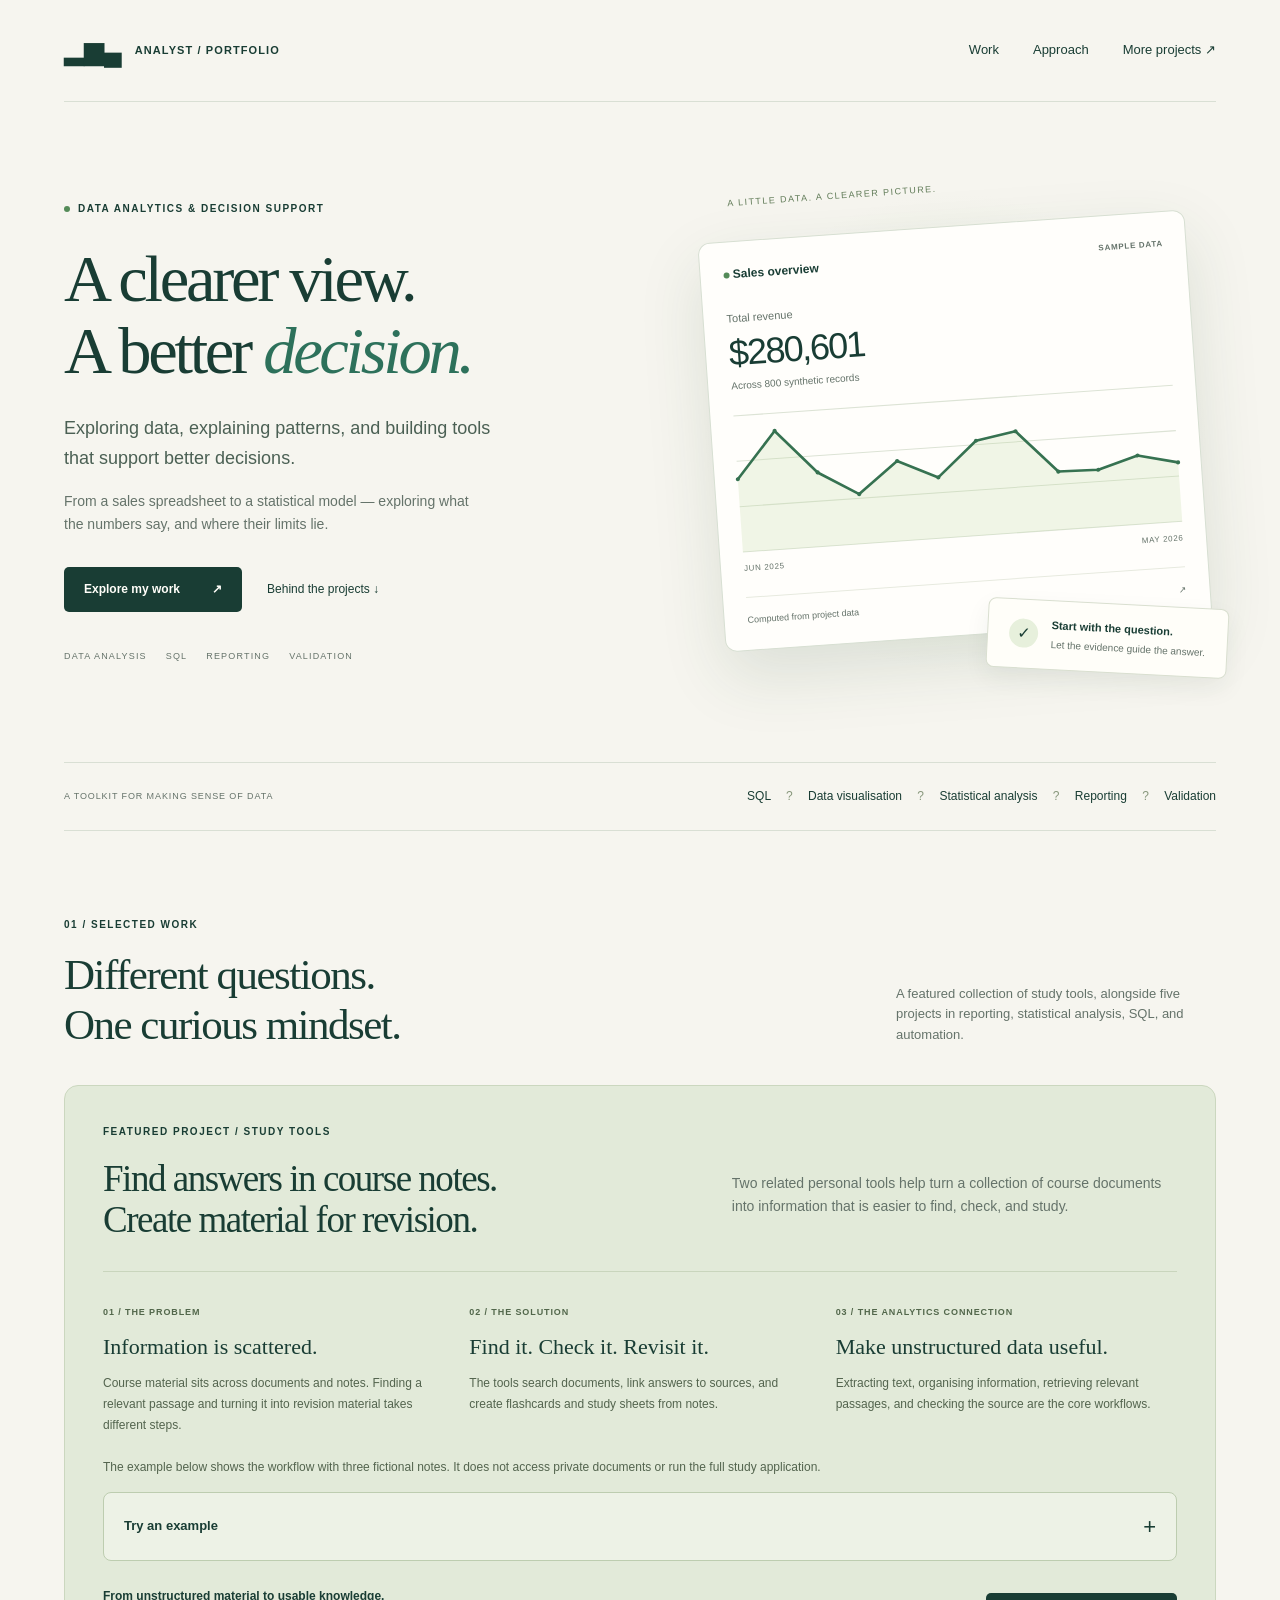
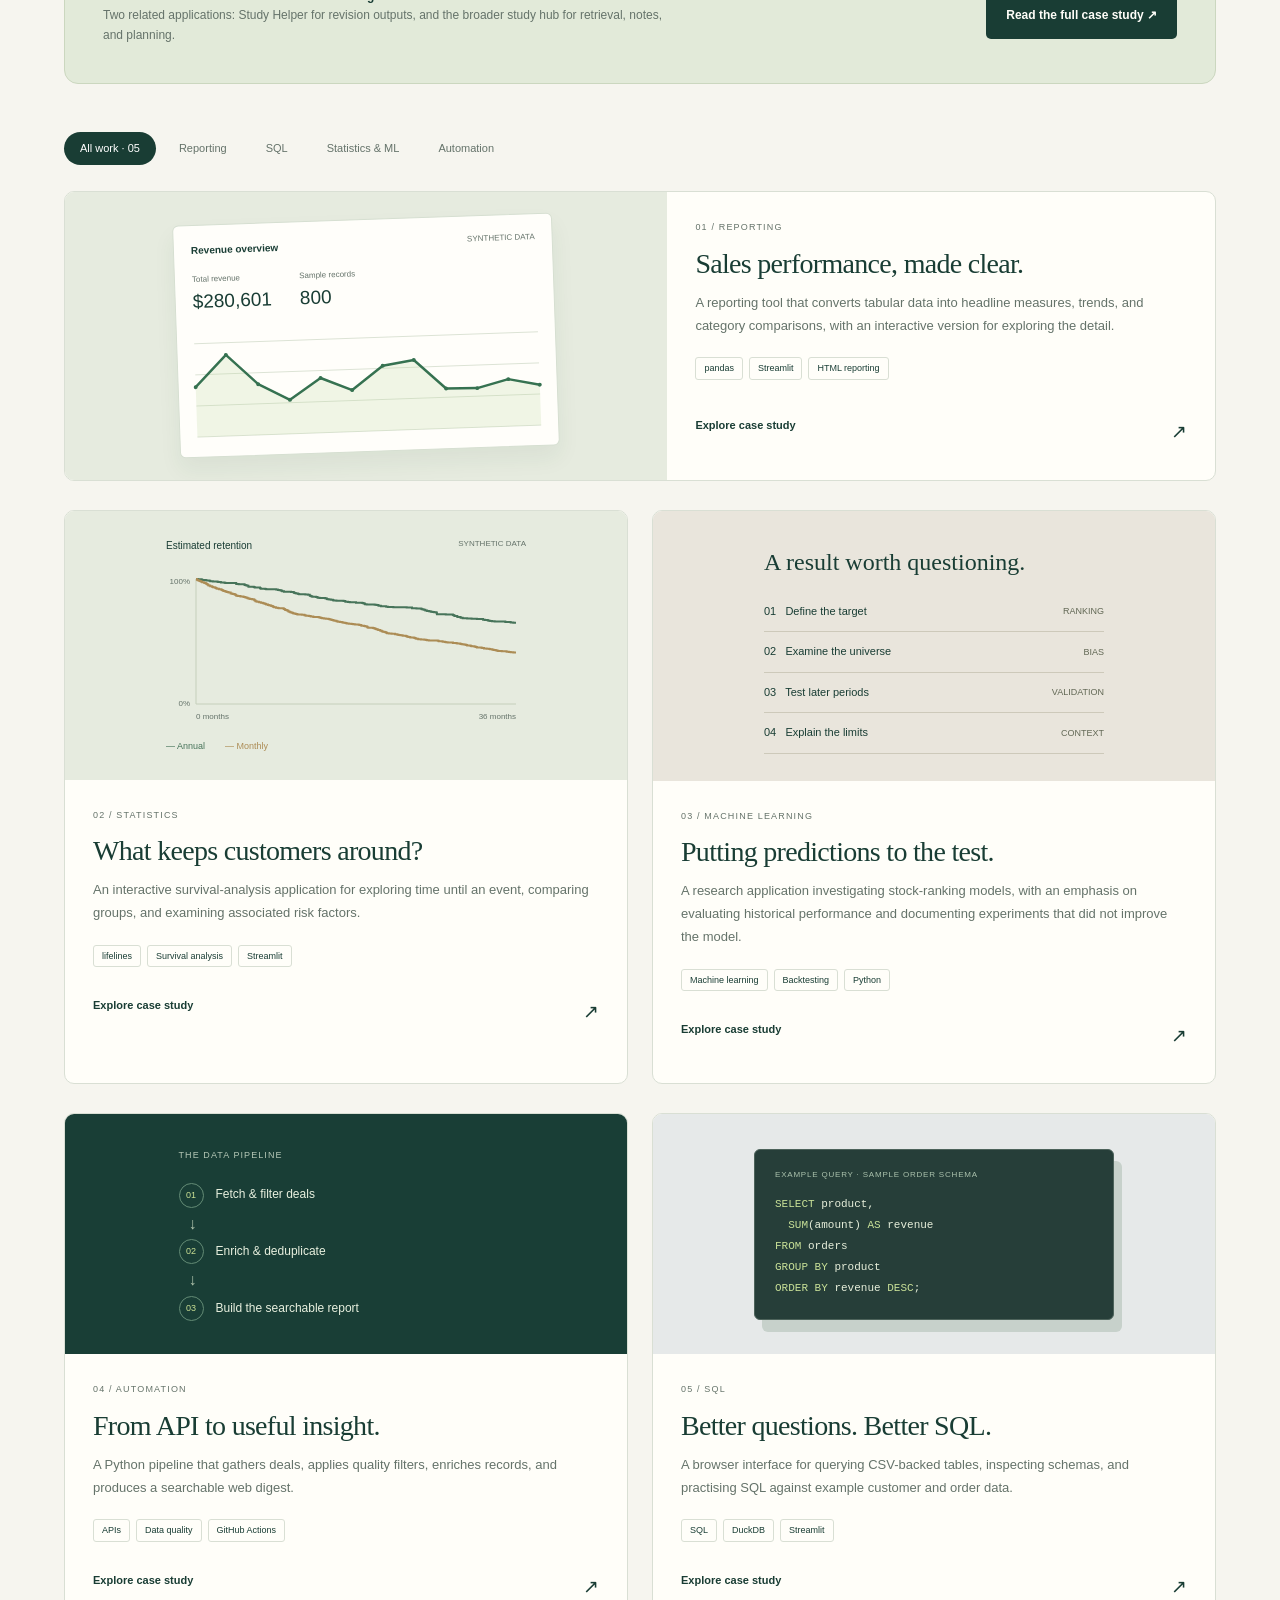
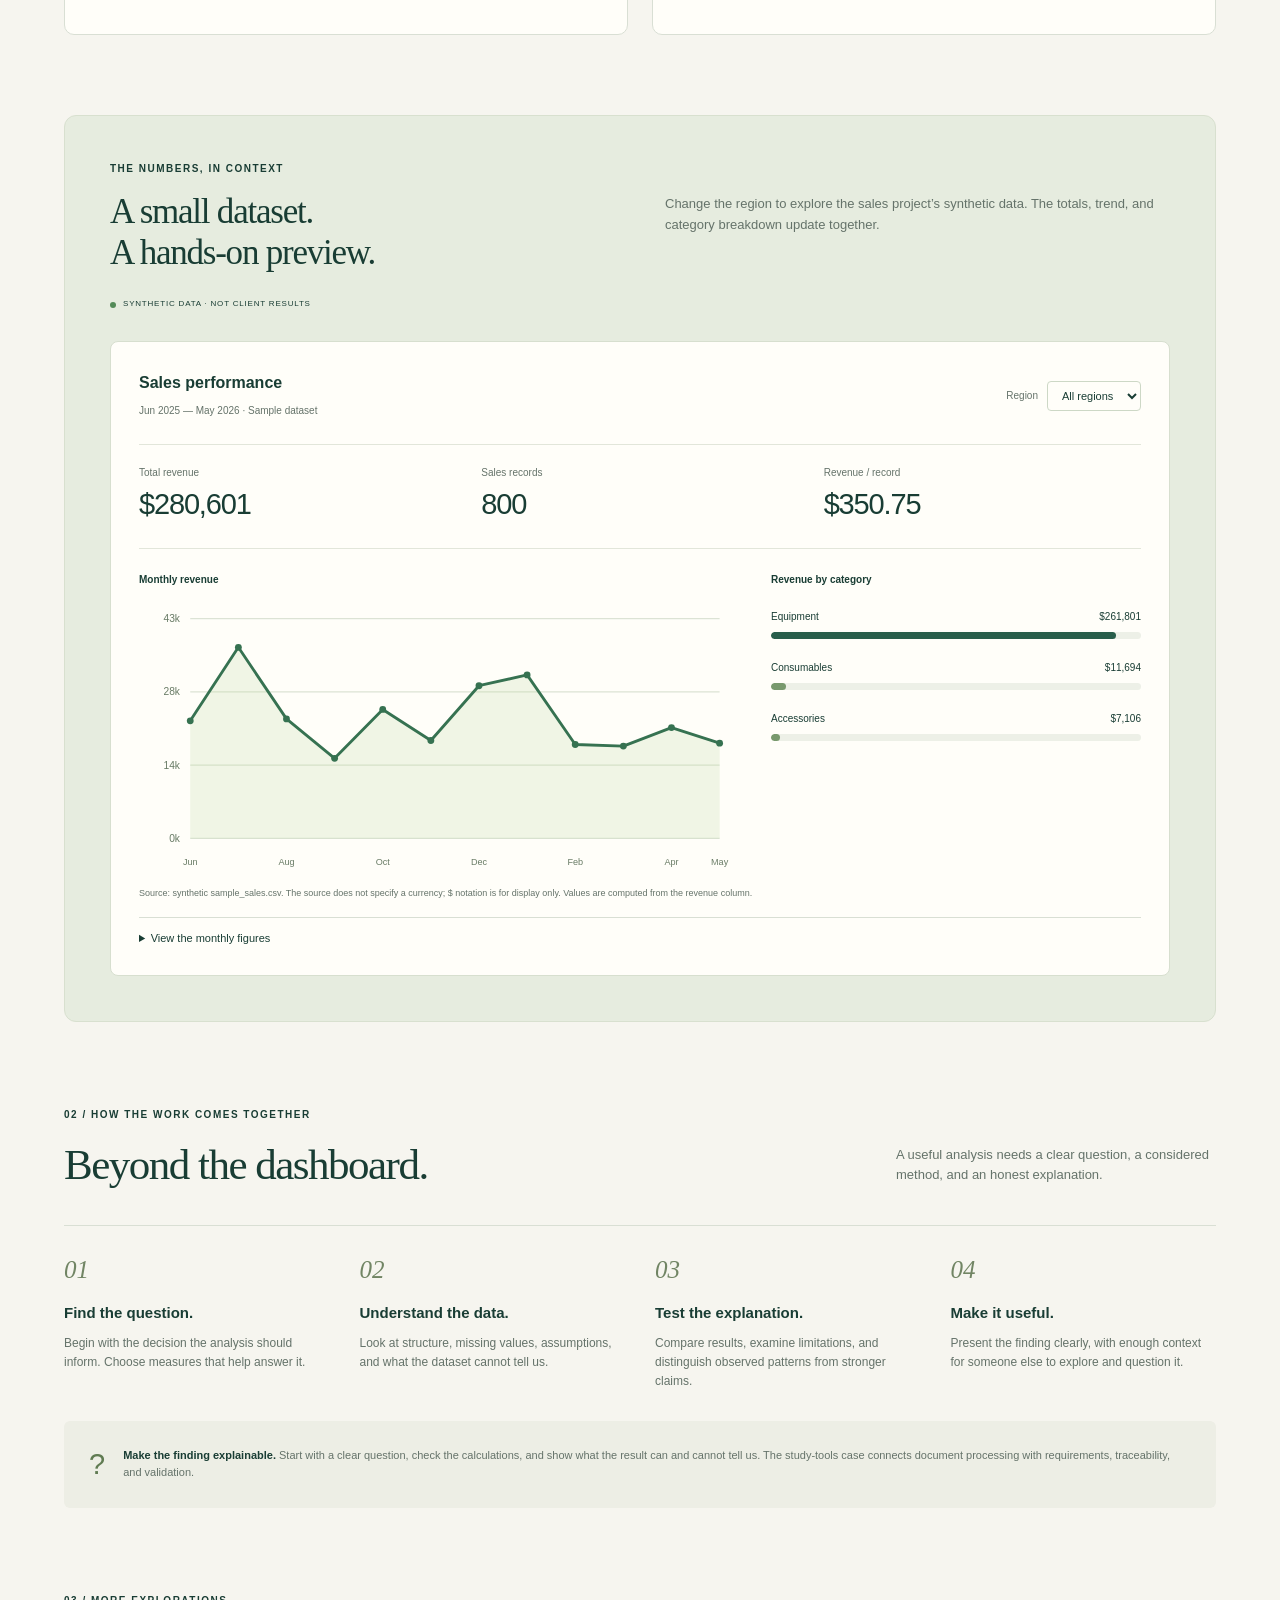
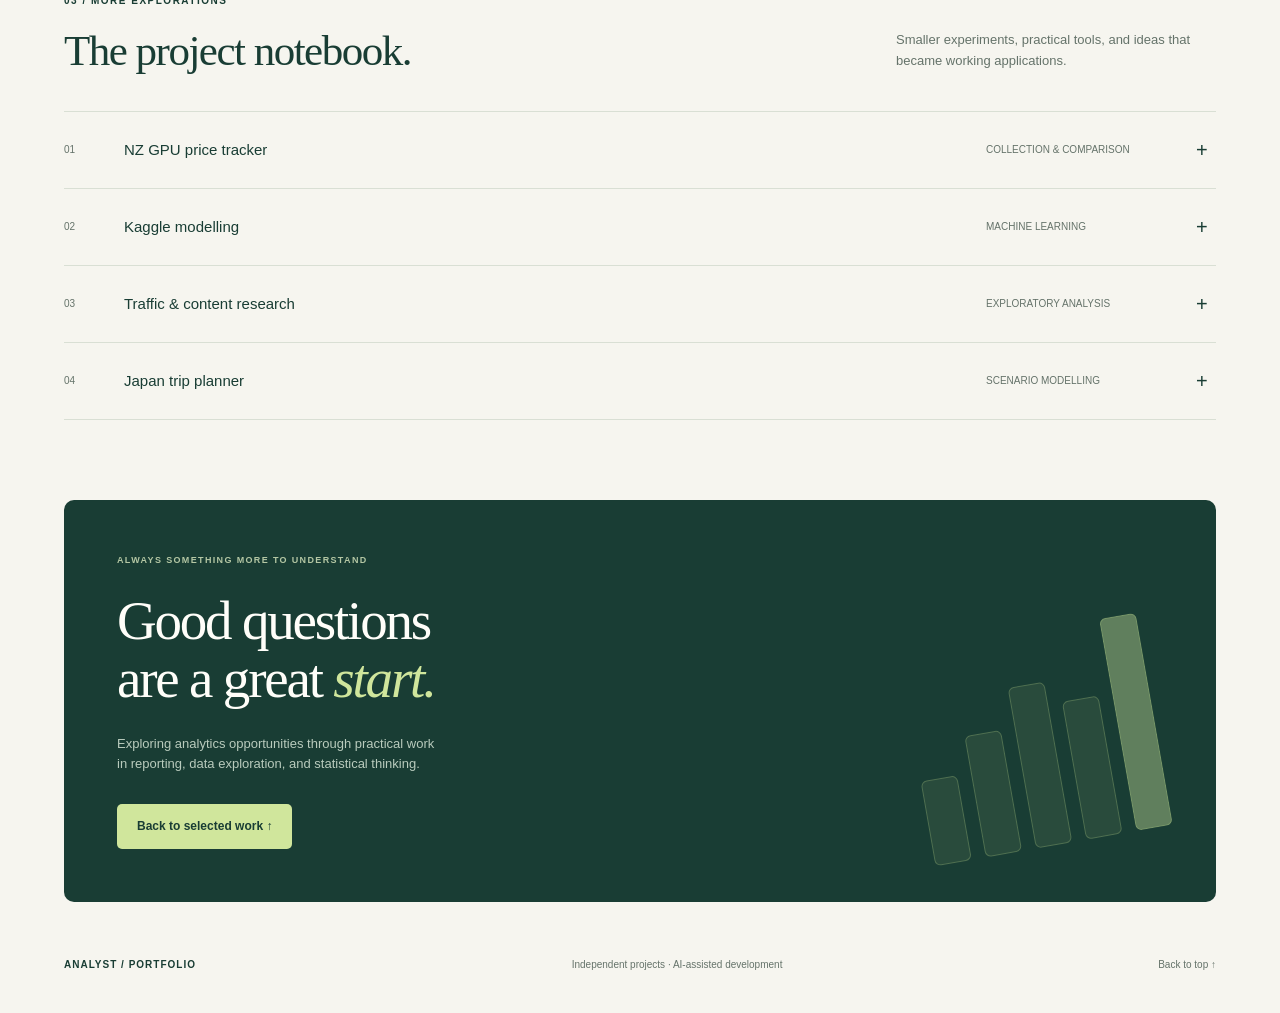
<file: index.html>
<!doctype html><html lang="en"><head><meta charset="utf-8"><meta name="viewport" content="width=device-width,initial-scale=1"><meta name="description" content="Practical analytics projects in reporting, SQL, statistical analysis and automation."><title>Selected Work — Analyst Portfolio</title><link rel="stylesheet" href="assets/style.css?v=study-explainer-3"><script src="assets/data.js?v=study-explainer-3" defer></script><script src="assets/app.js?v=study-explainer-3" defer></script><script src="assets/study-demo.js?v=study-explainer-3" defer></script></head><body>
<a class="skip" href="#work">Skip to projects</a><div class="shell"><nav aria-label="Main navigation"><a class="brand" href="#top"><span class="brand-icon" aria-hidden="true">▂▆▄</span> ANALYST / PORTFOLIO</a><div class="nav-links"><a href="#work">Work</a><a href="#approach">Approach</a><a href="#library">More projects ↗</a></div></nav><main id="top">
<header class="hero"><div class="hero-copy"><div class="eyebrow"><span class="dot"></span> DATA ANALYTICS & DECISION SUPPORT</div><h1>A clearer view.<br>A better <em>decision.</em></h1><p>Exploring data, explaining patterns, and building tools that support better decisions.</p><p class="hero-small">From a sales spreadsheet to a statistical model — exploring what the numbers say, and where their limits lie.</p><div class="hero-actions"><a class="button primary" href="#work">Explore my work <span>↗</span></a><a class="text-link" href="#approach">Behind the projects ↓</a></div><div class="hero-foot"><span>DATA ANALYSIS</span><span>SQL</span><span>REPORTING</span><span>VALIDATION</span></div></div><div class="hero-visual"><div class="orbit-label">A LITTLE DATA. A CLEARER PICTURE.</div><div class="mini-dashboard"><div class="mini-top"><span><i class="dot"></i> Sales overview</span><small>SAMPLE DATA</small></div><div class="mini-total"><span>Total revenue</span><strong id="hero-total">—</strong><small>Across <span id="hero-rows">—</span> synthetic records</small></div><svg id="hero-chart" viewBox="0 0 420 145" role="img" aria-label="Monthly synthetic sales revenue"></svg><div class="chart-endpoints"><span>JUN 2025</span><span>MAY 2026</span></div><div class="mini-bottom">Computed from project data <span>↗</span></div></div><div class="floating-note"><span class="note-icon">✓</span><div><strong>Start with the question.</strong><small>Let the evidence guide the answer.</small></div></div></div></header>
<div class="discipline-strip"><span>A TOOLKIT FOR MAKING SENSE OF DATA</span><div>SQL <b>?</b> Data visualisation <b>?</b> Statistical analysis <b>?</b> Reporting <b>?</b> Validation</div></div>
<section id="work" class="work-section"><div class="section-heading"><div><div class="eyebrow">01 / SELECTED WORK</div><h2>Different questions.<br>One curious mindset.</h2></div><p>A featured collection of study tools, alongside five projects in reporting, statistical analysis, SQL, and automation.</p></div><article class="study-showcase"><div class="study-heading"><div><div class="eyebrow">FEATURED PROJECT / STUDY TOOLS</div><h3>Find answers in course notes.<br>Create material for revision.</h3></div><p>Two related personal tools help turn a collection of course documents into information that is easier to find, check, and study.</p></div><div class="study-explainer"><div><span>01 / THE PROBLEM</span><h4>Information is scattered.</h4><p>Course material sits across documents and notes. Finding a relevant passage and turning it into revision material takes different steps.</p></div><div><span>02 / THE SOLUTION</span><h4>Find it. Check it. Revisit it.</h4><p>The tools search documents, link answers to sources, and create flashcards and study sheets from notes.</p></div><div><span>03 / THE ANALYTICS CONNECTION</span><h4>Make unstructured data useful.</h4><p>Extracting text, organising information, retrieving relevant passages, and checking the source are the core workflows.</p></div></div><p class="study-demo-intro">The example below shows the workflow with three fictional notes. It does not access private documents or run the full study application.</p><details class="study-demo-disclosure"><summary>Try an example <span aria-hidden="true">+</span></summary><div class="study-demo-content"><div class="study-demo-label">INTERACTIVE WORKFLOW DEMONSTRATION &middot; FICTIONAL NOTES &middot; PREWRITTEN ANSWERS</div><div class="study-workspace"><aside class="study-sidebar"><div class="study-logo">? Study workspace</div><span class="study-nav-label">EXAMPLE COLLECTION</span><div class="study-folder">? &nbsp; Analytics foundations<br><small>3 fictional notes</small></div><span class="study-nav-label">THE WORKFLOW</span><p>Find a note.<br>Check the source.<br>Test your understanding.</p><div class="study-private">Local-first project<br><small>This preview uses no AI service.</small></div></aside><div class="study-main"><div class="study-toolbar"><div><strong>Analytics foundations</strong><span>A small library. A useful starting point.</span></div><span class="study-badge">DEMO</span></div><div class="study-tabs" role="group" aria-label="Choose study activity"><button data-study-view="search" aria-pressed="true" class="selected">01 &nbsp; Find a note</button><button data-study-view="answer" aria-pressed="false">02 &nbsp; Check an answer</button><button data-study-view="cards" aria-pressed="false">03 &nbsp; Test yourself</button></div><section id="study-search" class="study-panel"><label for="study-query">Search the fictional library</label><input id="study-query" type="search" placeholder="Try revenue, missing values, or joins" autocomplete="off"><div id="study-results" aria-live="polite"></div></section><section id="study-answer" class="study-panel" hidden><div class="study-question">Why can higher revenue still mean lower profit?</div><div class="study-response"><span class="eyebrow">EXAMPLE ANSWER</span><p>Revenue measures sales before costs. If costs rise faster than revenue, profit can fall even when sales increase. Compare both revenue and costs before concluding that performance improved.</p><button id="study-source-toggle" aria-expanded="false" aria-controls="study-source">? View source: Revenue and profit ?</button><blockquote id="study-source" hidden><strong>Fictional source excerpt</strong><p>Revenue is the amount earned from sales before costs. Profit is revenue minus costs. Rising revenue alone does not demonstrate rising profit.</p></blockquote></div><p class="study-footnote">This answer is written in advance to illustrate source checking. It is not generated from your search or by the live study application.</p></section><section id="study-cards" class="study-panel" hidden><div class="study-card-meta"><span>ACTIVE RECALL</span><span id="study-card-count"></span></div><div class="study-flashcard"><h4 id="study-card-question"></h4><p id="study-card-answer" hidden></p><button id="study-reveal" aria-expanded="false" aria-controls="study-card-answer">Reveal answer</button></div><div class="study-card-controls"><span>Think of your answer before revealing it.</span><button id="study-next">Next card &rarr;</button></div></section></div></div></div></details><div class="study-bottom"><p><strong>From unstructured material to usable knowledge.</strong><br>Two related applications: Study Helper for revision outputs, and the broader study hub for retrieval, notes, and planning.</p><a class="button primary" href="study-hub.html">Read the full case study &nearr;</a></div></article><div class="filters" role="group" aria-label="Filter projects"><button class="active" data-filter="All" aria-pressed="true">All work · 05</button><button data-filter="Reporting" aria-pressed="false">Reporting</button><button data-filter="SQL" aria-pressed="false">SQL</button><button data-filter="Statistics" aria-pressed="false">Statistics & ML</button><button data-filter="Automation" aria-pressed="false">Automation</button></div><div id="project-grid" class="project-grid"></div><p id="filter-status" class="sr-only" aria-live="polite"></p><noscript><p>Enable JavaScript to explore the case studies and interactive sales preview.</p></noscript></section>
<section id="demo" class="demo-section"><div class="demo-intro"><div class="eyebrow">THE NUMBERS, IN CONTEXT</div><h2>A small dataset.<br>A hands-on preview.</h2><p>Change the region to explore the sales project’s synthetic data. The totals, trend, and category breakdown update together.</p><div class="data-label"><span class="dot"></span> SYNTHETIC DATA · NOT CLIENT RESULTS</div></div><div class="demo-dashboard"><div class="demo-header"><div><h3>Sales performance</h3><span>Jun 2025 — May 2026 · Sample dataset</span></div><label>Region <select id="region" aria-label="Filter sales by region"></select></label></div><div class="kpis" aria-live="polite"><div><span>Total revenue</span><strong id="revenue">—</strong></div><div><span>Sales records</span><strong id="records">—</strong></div><div><span>Revenue / record</span><strong id="average">—</strong></div></div><div class="demo-charts"><div><h4>Monthly revenue</h4><svg id="demo-chart" viewBox="0 0 520 235" role="img" aria-label="Monthly revenue for the selected region"></svg></div><div><h4>Revenue by category</h4><div id="category-bars"></div></div></div><p class="chart-note">Source: synthetic sample_sales.csv. The source does not specify a currency; $ notation is for display only. Values are computed from the revenue column.</p><details class="data-table"><summary>View the monthly figures</summary><table><caption>Revenue for the selected region</caption><thead><tr><th scope="col">Month</th><th scope="col">Revenue</th></tr></thead><tbody id="monthly-table"></tbody></table></details></div></section>
<section id="approach" class="approach-section"><div class="section-heading"><div><div class="eyebrow">02 / HOW THE WORK COMES TOGETHER</div><h2>Beyond the dashboard.</h2></div><p>A useful analysis needs a clear question, a considered method, and an honest explanation.</p></div><div class="approach-grid"><article><span class="step">01</span><h3>Find the question.</h3><p>Begin with the decision the analysis should inform. Choose measures that help answer it.</p></article><article><span class="step">02</span><h3>Understand the data.</h3><p>Look at structure, missing values, assumptions, and what the dataset cannot tell us.</p></article><article><span class="step">03</span><h3>Test the explanation.</h3><p>Compare results, examine limitations, and distinguish observed patterns from stronger claims.</p></article><article><span class="step">04</span><h3>Make it useful.</h3><p>Present the finding clearly, with enough context for someone else to explore and question it.</p></article></div><div class="ai-note"><span>?</span><p><strong>Make the finding explainable.</strong> Start with a clear question, check the calculations, and show what the result can and cannot tell us. The study-tools case connects document processing with requirements, traceability, and validation.</p></div></section>
<section id="library" class="library-section"><div class="section-heading"><div><div class="eyebrow">03 / MORE EXPLORATIONS</div><h2>The project notebook.</h2></div><p>Smaller experiments, practical tools, and ideas that became working applications.</p></div><div id="library-list"></div></section>
<section class="closing"><div class="eyebrow">ALWAYS SOMETHING MORE TO UNDERSTAND</div><h2>Good questions<br>are a great <em>start.</em></h2><p>Exploring analytics opportunities through practical work<br>in reporting, data exploration, and statistical thinking.</p><a class="button light" href="#work">Back to selected work ↑</a><div class="closing-graphic" aria-hidden="true"><i></i><i></i><i></i><i></i><i></i></div></section></main><footer><a class="brand" href="#top">ANALYST / PORTFOLIO</a><span>Independent projects · AI-assisted development</span><a href="#top">Back to top ↑</a></footer></div><dialog id="case-dialog" aria-labelledby="case-title"><button class="close-dialog" aria-label="Close case study">×</button><div id="case-content"></div></dialog></body></html>
</file>
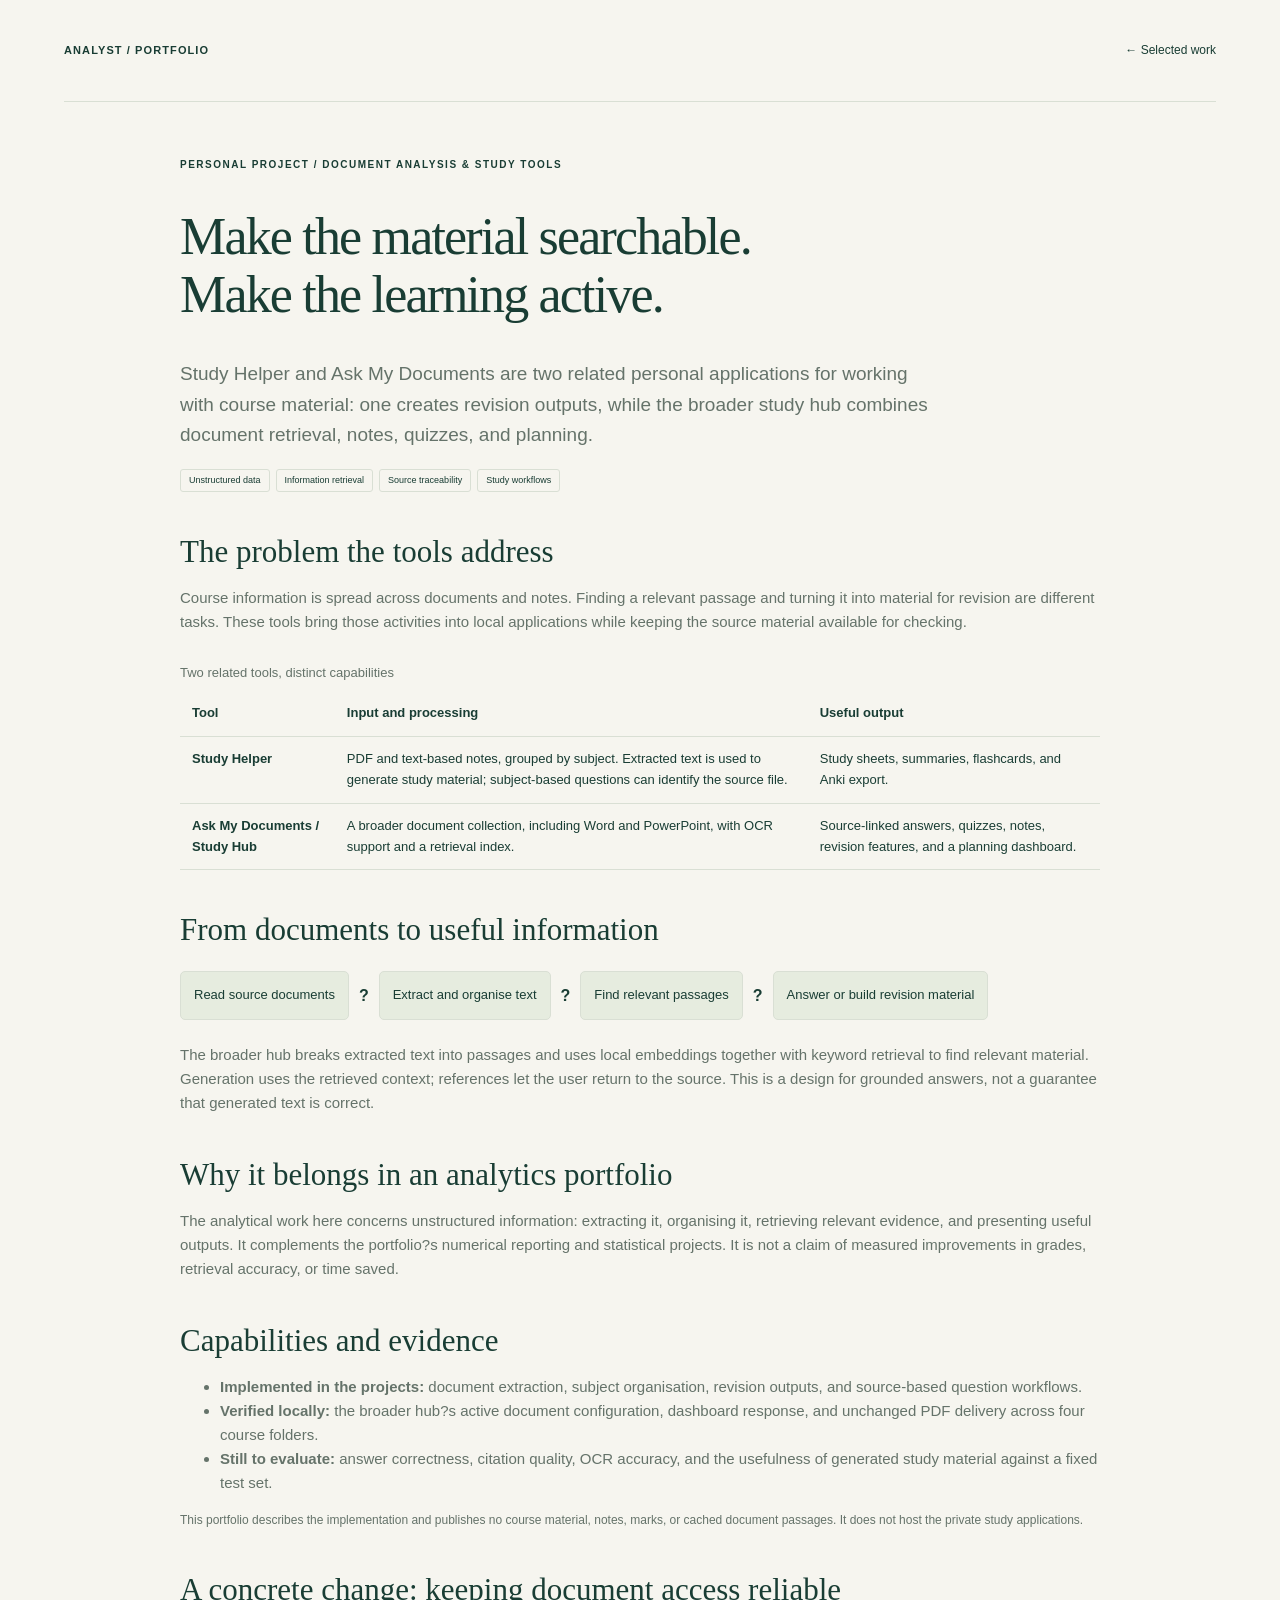
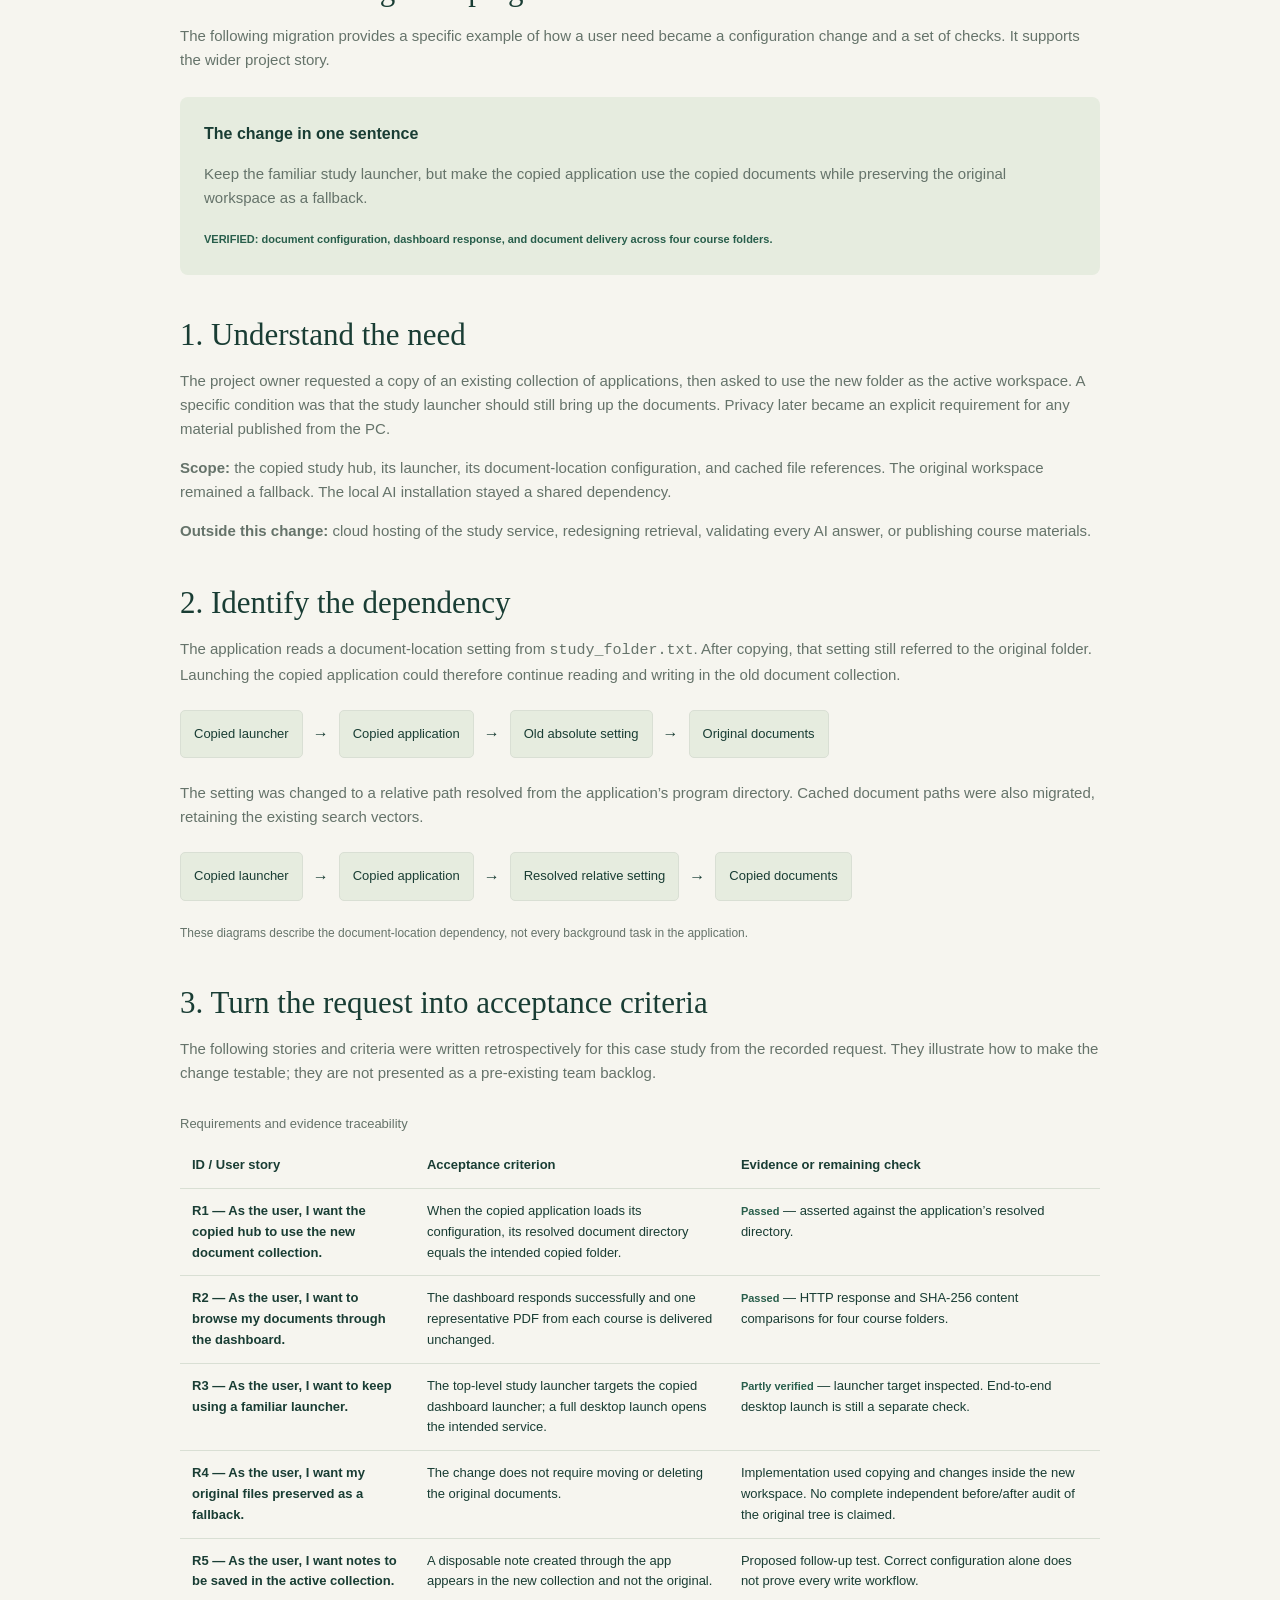
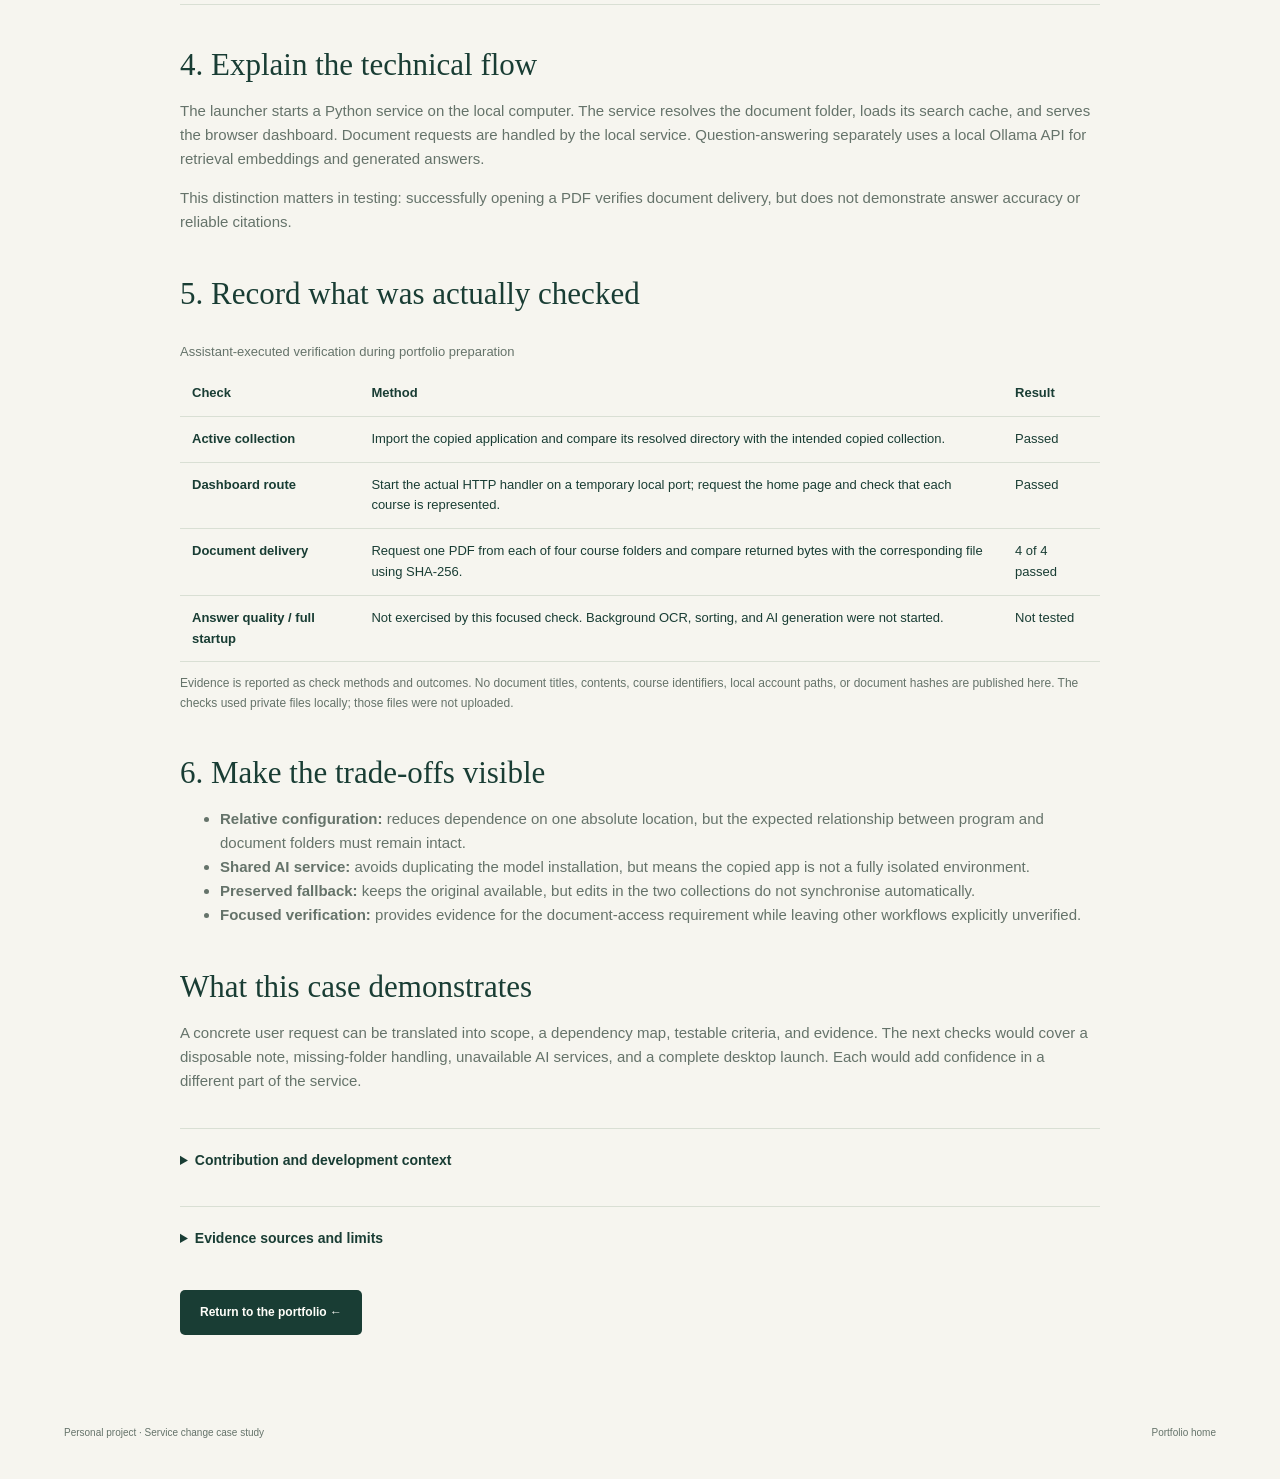
<file: study-hub.html>
<!doctype html><html lang="en"><head><meta charset="utf-8"><meta name="viewport" content="width=device-width,initial-scale=1"><meta name="description" content="A personal systems and process improvement case study: requirements, dependencies, acceptance criteria and verification for a study hub migration."><title>Study Hub — Requirements to Evidence</title><link rel="stylesheet" href="assets/style.css?v=study-explainer-3"></head><body><a class="skip" href="#case">Skip to case study</a><div class="shell"><nav aria-label="Navigation"><a class="brand" href="index.html">ANALYST / PORTFOLIO</a><a class="text-link" href="index.html#work">← Selected work</a></nav><main id="case" class="case-page"><div class="eyebrow">PERSONAL PROJECT / DOCUMENT ANALYSIS &amp; STUDY TOOLS</div><h1>Make the material searchable.<br>Make the learning active.</h1><p class="intro">Study Helper and Ask My Documents are two related personal applications for working with course material: one creates revision outputs, while the broader study hub combines document retrieval, notes, quizzes, and planning.</p><div class="tags"><span>Unstructured data</span><span>Information retrieval</span><span>Source traceability</span><span>Study workflows</span></div>
<h2>The problem the tools address</h2><p>Course information is spread across documents and notes. Finding a relevant passage and turning it into material for revision are different tasks. These tools bring those activities into local applications while keeping the source material available for checking.</p>
<div class="table-scroll"><table><caption>Two related tools, distinct capabilities</caption><thead><tr><th scope="col">Tool</th><th scope="col">Input and processing</th><th scope="col">Useful output</th></tr></thead><tbody><tr><th scope="row">Study Helper</th><td>PDF and text-based notes, grouped by subject. Extracted text is used to generate study material; subject-based questions can identify the source file.</td><td>Study sheets, summaries, flashcards, and Anki export.</td></tr><tr><th scope="row">Ask My Documents / Study Hub</th><td>A broader document collection, including Word and PowerPoint, with OCR support and a retrieval index.</td><td>Source-linked answers, quizzes, notes, revision features, and a planning dashboard.</td></tr></tbody></table></div>
<h2>From documents to useful information</h2><div class="flow" aria-label="Document processing workflow"><span>Read source documents</span><b aria-hidden="true">?</b><span>Extract and organise text</span><b aria-hidden="true">?</b><span>Find relevant passages</span><b aria-hidden="true">?</b><span>Answer or build revision material</span></div><p>The broader hub breaks extracted text into passages and uses local embeddings together with keyword retrieval to find relevant material. Generation uses the retrieved context; references let the user return to the source. This is a design for grounded answers, not a guarantee that generated text is correct.</p>
<h2>Why it belongs in an analytics portfolio</h2><p>The analytical work here concerns unstructured information: extracting it, organising it, retrieving relevant evidence, and presenting useful outputs. It complements the portfolio?s numerical reporting and statistical projects. It is not a claim of measured improvements in grades, retrieval accuracy, or time saved.</p>
<h2>Capabilities and evidence</h2><ul><li><strong>Implemented in the projects:</strong> document extraction, subject organisation, revision outputs, and source-based question workflows.</li><li><strong>Verified locally:</strong> the broader hub?s active document configuration, dashboard response, and unchanged PDF delivery across four course folders.</li><li><strong>Still to evaluate:</strong> answer correctness, citation quality, OCR accuracy, and the usefulness of generated study material against a fixed test set.</li></ul><p class="source-note">This portfolio describes the implementation and publishes no course material, notes, marks, or cached document passages. It does not host the private study applications.</p>
<h2>A concrete change: keeping document access reliable</h2><p>The following migration provides a specific example of how a user need became a configuration change and a set of checks. It supports the wider project story.</p>
<div class="evidence-box"><strong>The change in one sentence</strong><p>Keep the familiar study launcher, but make the copied application use the copied documents while preserving the original workspace as a fallback.</p><span class="status">VERIFIED: document configuration, dashboard response, and document delivery across four course folders.</span></div>
<h2>1. Understand the need</h2><p>The project owner requested a copy of an existing collection of applications, then asked to use the new folder as the active workspace. A specific condition was that the study launcher should still bring up the documents. Privacy later became an explicit requirement for any material published from the PC.</p><p><strong>Scope:</strong> the copied study hub, its launcher, its document-location configuration, and cached file references. The original workspace remained a fallback. The local AI installation stayed a shared dependency.</p><p><strong>Outside this change:</strong> cloud hosting of the study service, redesigning retrieval, validating every AI answer, or publishing course materials.</p>
<h2>2. Identify the dependency</h2><p>The application reads a document-location setting from <code>study_folder.txt</code>. After copying, that setting still referred to the original folder. Launching the copied application could therefore continue reading and writing in the old document collection.</p><div class="flow" aria-label="Before the change"><span>Copied launcher</span><b aria-hidden="true">→</b><span>Copied application</span><b aria-hidden="true">→</b><span>Old absolute setting</span><b aria-hidden="true">→</b><span>Original documents</span></div><p>The setting was changed to a relative path resolved from the application’s program directory. Cached document paths were also migrated, retaining the existing search vectors.</p><div class="flow" aria-label="After the change"><span>Copied launcher</span><b aria-hidden="true">→</b><span>Copied application</span><b aria-hidden="true">→</b><span>Resolved relative setting</span><b aria-hidden="true">→</b><span>Copied documents</span></div><p class="source-note">These diagrams describe the document-location dependency, not every background task in the application.</p>
<h2>3. Turn the request into acceptance criteria</h2><p>The following stories and criteria were written retrospectively for this case study from the recorded request. They illustrate how to make the change testable; they are not presented as a pre-existing team backlog.</p><div class="table-scroll"><table><caption>Requirements and evidence traceability</caption><thead><tr><th scope="col">ID / User story</th><th scope="col">Acceptance criterion</th><th scope="col">Evidence or remaining check</th></tr></thead><tbody>
<tr><th scope="row">R1 — As the user, I want the copied hub to use the new document collection.</th><td>When the copied application loads its configuration, its resolved document directory equals the intended copied folder.</td><td><span class="status">Passed</span> — asserted against the application’s resolved directory.</td></tr>
<tr><th scope="row">R2 — As the user, I want to browse my documents through the dashboard.</th><td>The dashboard responds successfully and one representative PDF from each course is delivered unchanged.</td><td><span class="status">Passed</span> — HTTP response and SHA-256 content comparisons for four course folders.</td></tr>
<tr><th scope="row">R3 — As the user, I want to keep using a familiar launcher.</th><td>The top-level study launcher targets the copied dashboard launcher; a full desktop launch opens the intended service.</td><td><span class="status">Partly verified</span> — launcher target inspected. End-to-end desktop launch is still a separate check.</td></tr>
<tr><th scope="row">R4 — As the user, I want my original files preserved as a fallback.</th><td>The change does not require moving or deleting the original documents.</td><td>Implementation used copying and changes inside the new workspace. No complete independent before/after audit of the original tree is claimed.</td></tr>
<tr><th scope="row">R5 — As the user, I want notes to be saved in the active collection.</th><td>A disposable note created through the app appears in the new collection and not the original.</td><td>Proposed follow-up test. Correct configuration alone does not prove every write workflow.</td></tr>
</tbody></table></div>
<h2>4. Explain the technical flow</h2><p>The launcher starts a Python service on the local computer. The service resolves the document folder, loads its search cache, and serves the browser dashboard. Document requests are handled by the local service. Question-answering separately uses a local Ollama API for retrieval embeddings and generated answers.</p><p>This distinction matters in testing: successfully opening a PDF verifies document delivery, but does not demonstrate answer accuracy or reliable citations.</p>
<h2>5. Record what was actually checked</h2><div class="table-scroll"><table><caption>Assistant-executed verification during portfolio preparation</caption><thead><tr><th scope="col">Check</th><th scope="col">Method</th><th scope="col">Result</th></tr></thead><tbody><tr><th scope="row">Active collection</th><td>Import the copied application and compare its resolved directory with the intended copied collection.</td><td>Passed</td></tr><tr><th scope="row">Dashboard route</th><td>Start the actual HTTP handler on a temporary local port; request the home page and check that each course is represented.</td><td>Passed</td></tr><tr><th scope="row">Document delivery</th><td>Request one PDF from each of four course folders and compare returned bytes with the corresponding file using SHA-256.</td><td>4 of 4 passed</td></tr><tr><th scope="row">Answer quality / full startup</th><td>Not exercised by this focused check. Background OCR, sorting, and AI generation were not started.</td><td>Not tested</td></tr></tbody></table></div><p class="source-note">Evidence is reported as check methods and outcomes. No document titles, contents, course identifiers, local account paths, or document hashes are published here. The checks used private files locally; those files were not uploaded.</p>
<h2>6. Make the trade-offs visible</h2><ul><li><strong>Relative configuration:</strong> reduces dependence on one absolute location, but the expected relationship between program and document folders must remain intact.</li><li><strong>Shared AI service:</strong> avoids duplicating the model installation, but means the copied app is not a fully isolated environment.</li><li><strong>Preserved fallback:</strong> keeps the original available, but edits in the two collections do not synchronise automatically.</li><li><strong>Focused verification:</strong> provides evidence for the document-access requirement while leaving other workflows explicitly unverified.</li></ul>
<h2>What this case demonstrates</h2><p>A concrete user request can be translated into scope, a dependency map, testable criteria, and evidence. The next checks would cover a disposable note, missing-folder handling, unavailable AI services, and a complete desktop launch. Each would add confidence in a different part of the service.</p>
<details><summary>Contribution and development context</summary><p>The project owner specified the move, continued document access, preservation of the existing work, and privacy preferences. Implementation and the technical checks described here were carried out with AI assistance. This retrospective documentation was also prepared with assistance. It does not claim independent coding, formal stakeholder workshops, or professional team delivery.</p><p>The underlying study hub was developed previously with Claude. This case focuses on the recorded migration request, where the requirements and resulting changes can be described specifically.</p></details><details><summary>Evidence sources and limits</summary><p>Sources: the recorded change request; the study hub’s project handoff; inspection of its configuration, document loader, dashboard HTTP handler, and launcher; and the local checks described above. Public copy deliberately omits private document material. No external client results or measured productivity benefits are claimed.</p></details><p style="margin-top:40px"><a class="button primary" href="index.html#work">Return to the portfolio ←</a></p></main><footer><span>Personal project · Service change case study</span><a href="index.html">Portfolio home</a></footer></div></body></html>
</file>
<file: assets/style.css>
:root{--paper:#f6f5ef;--ink:#193d34;--muted:#65736a;--line:#d9dfd4;--green:#2d715b;--lime:#d0e69c;--white:#fffef9}*{box-sizing:border-box}html{scroll-behavior:smooth;scroll-padding-top:30px}body{margin:0;background:var(--paper);color:var(--ink);font:16px/1.6 "Segoe UI",Arial,sans-serif;-webkit-font-smoothing:antialiased}button,select{font:inherit}a{color:inherit}button,summary{cursor:pointer}button:focus-visible,a:focus-visible,select:focus-visible,summary:focus-visible{outline:3px solid #ba781c;outline-offset:5px}.shell{max-width:1320px;margin:auto;padding:0 64px}.skip{position:fixed;top:-70px;left:20px;background:white;padding:12px;z-index:20}.skip:focus{top:10px}nav{height:102px;display:flex;align-items:center;justify-content:space-between;border-bottom:1px solid var(--line);gap:25px}.brand{font-size:11px;letter-spacing:.1em;font-weight:750;display:inline-flex;align-items:center;text-decoration:none;white-space:nowrap}.brand-icon{font-size:25px;letter-spacing:1px;margin-right:12px}.nav-links{display:flex;gap:34px;font-size:13px}.nav-links a{text-decoration:none}.nav-links a:hover{text-decoration:underline;text-underline-offset:7px}.hero{display:grid;grid-template-columns:1.1fr 1fr;gap:55px;align-items:center;min-height:660px;padding:75px 0}.eyebrow{font-size:10px;letter-spacing:.15em;font-weight:750;display:flex;align-items:center;gap:8px}.dot{display:inline-block;width:6px;height:6px;border-radius:50%;background:#548b58}.hero h1{font:400 clamp(46px,5.2vw,70px)/1.09 Georgia,serif;letter-spacing:-.05em;margin:26px 0}.hero h1 em,.closing em{font-weight:400;color:var(--green)}.hero-copy>p{max-width:450px;font-size:18px;color:#4b6054;line-height:1.65;margin:0 0 17px}.hero-copy>.hero-small{font-size:14px;color:var(--muted);max-width:405px}.hero-actions{display:flex;align-items:center;gap:25px;margin:30px 0 37px}.button{padding:13px 20px;border-radius:5px;text-decoration:none;font-size:12px;font-weight:650;display:inline-flex;align-items:center;gap:32px;transition:transform .2s}.button:hover{transform:translateY(-3px)}.primary{background:var(--ink);color:var(--white)}.text-link{font-size:12px;text-decoration:none}.hero-foot{display:flex;gap:19px;flex-wrap:wrap;font-size:9px;letter-spacing:.13em;color:var(--muted)}.hero-visual{position:relative;padding:42px 17px 44px;background:radial-gradient(ellipse,#e0e9d7 0%,transparent 68%);min-width:0}.orbit-label{font-size:9px;letter-spacing:.16em;transform:rotate(-4deg);position:absolute;left:33px;top:5px;color:#627c59}.mini-dashboard{background:#fffefb;border:1px solid #d7dfd2;box-shadow:0 25px 65px #284c3020;border-radius:12px;padding:23px;transform:rotate(-4deg)}.mini-top{display:flex;justify-content:space-between;align-items:center;font-size:12px;font-weight:650;gap:10px}.mini-top small{font-size:8px;letter-spacing:.09em;color:var(--muted)}.mini-total{margin:26px 0 9px;display:flex;flex-direction:column}.mini-total>span{font-size:11px;color:var(--muted)}.mini-total strong{font-size:36px;font-weight:500;letter-spacing:-.05em;line-height:1.4}.mini-total small{font-size:10px;color:var(--muted)}svg{display:block;width:100%;overflow:visible}.chart-endpoints{display:flex;justify-content:space-between;font-size:8px;letter-spacing:.08em;color:var(--muted);margin:8px 0 21px}.mini-bottom{display:flex;justify-content:space-between;border-top:1px solid #e7eadf;padding-top:15px;font-size:9px;color:var(--muted)}.floating-note{position:absolute;bottom:8px;right:-12px;background:var(--white);border:1px solid #d9dfd0;padding:16px 21px;box-shadow:0 10px 25px #193d3410;border-radius:8px;display:flex;gap:13px;align-items:center;transform:rotate(3deg)}.note-icon{background:#e7f0dc;border-radius:50%;width:29px;height:29px;text-align:center;line-height:29px}.floating-note strong,.floating-note small{display:block;font-size:11px}.floating-note small{color:var(--muted);font-size:10px;margin-top:2px}.discipline-strip{border-block:1px solid var(--line);padding:24px 0;display:flex;justify-content:space-between;align-items:center;gap:25px}.discipline-strip>span{font-size:9px;letter-spacing:.1em;color:var(--muted)}.discipline-strip>div{font-size:12px}.discipline-strip b{font-weight:400;margin:0 12px;color:#87977b}.work-section{padding:86px 0 80px}.section-heading{display:flex;justify-content:space-between;align-items:flex-end;gap:40px;margin-bottom:35px}.section-heading h2,.demo-intro h2{font:400 43px/1.16 Georgia,serif;letter-spacing:-.035em;margin:17px 0 0}.section-heading>p{font-size:13px;color:var(--muted);max-width:320px;margin:0 0 4px}.filters{display:flex;flex-wrap:wrap;gap:7px;margin:35px 0 26px}.filters button{border:0;border-radius:40px;background:transparent;font-size:11px;padding:8px 16px;color:var(--muted)}.filters button:hover{background:#e7ebdf}.filters button.active{background:var(--ink);color:white}.project-grid{display:grid;grid-template-columns:1fr 1fr;gap:29px 24px}.project-card{border:1px solid var(--line);border-radius:10px;overflow:hidden;background:var(--white);transition:transform .2s,box-shadow .2s}.project-card:hover{transform:translateY(-4px);box-shadow:0 15px 30px #193d340b}.project-card:first-child{grid-column:1/-1;display:grid;grid-template-columns:1.1fr 1fr}.project-card[hidden],.project-card:first-child[hidden]{display:none}.preview{min-height:240px;padding:27px;background:#e6ebdf;display:flex;align-items:center;justify-content:center;overflow:hidden}.preview.research{background:#e9e5dc}.preview.automation{background:#193e36}.preview.sql{background:#e6e9e9}.project-body{padding:28px;display:flex;flex-direction:column;align-items:flex-start}.project-type{font-size:9px;letter-spacing:.13em;color:var(--muted)}.project-body h3{font:400 28px/1.18 Georgia,serif;letter-spacing:-.025em;margin:12px 0}.project-body>p{font-size:13px;line-height:1.75;color:var(--muted);margin:0 0 20px}.tags{display:flex;flex-wrap:wrap;gap:6px;margin-bottom:26px}.tags span{font-size:9px;padding:3px 8px;border:1px solid var(--line);border-radius:3px}.case-button{border:0;background:transparent;font-size:11px;font-weight:650;color:var(--ink);padding:4px 0;margin-top:auto;display:flex;justify-content:space-between;width:100%;text-align:left}.case-button span{font-size:19px;font-weight:400}.preview-panel{background:#fffefa;border:1px solid #d6dfd1;border-radius:6px;padding:17px;width:100%;max-width:380px;box-shadow:0 12px 22px #1c482a10;transform:rotate(-2deg)}.panel-label{font-size:10px;font-weight:650;display:flex;justify-content:space-between}.panel-label small{font-size:8px;color:var(--muted);font-weight:400}.preview-metrics{display:flex;gap:28px;margin:15px 0}.preview-metrics small{font-size:8px;color:var(--muted);display:block}.preview-metrics strong{font-size:19px;font-weight:500}.preview-panel svg{max-height:116px}.method-lines{width:100%;max-width:340px}.method-lines>div{display:flex;align-items:center;justify-content:space-between;border-bottom:1px solid #cdc9ba;padding:11px 0;font-size:11px}.method-lines span{color:#626855;font-size:9px}.method-lines strong{font-weight:500}.method-lines .method-heading{font:24px Georgia,serif;border:0;justify-content:flex-start;gap:12px;margin-bottom:5px}.process{width:100%;max-width:335px;color:#e8f0df}.process-label{font-size:9px;letter-spacing:.12em;color:#b4c7b6;margin-bottom:20px}.process-step{display:flex;align-items:center;gap:12px;font-size:12px}.process-step b{font-size:9px;width:25px;height:25px;border:1px solid #638b75;display:grid;place-items:center;border-radius:50%;font-weight:400;color:#cde296}.process-arrow{font-size:16px;margin:3px 0 3px 10px;color:#b1c4ad}.code-preview{background:#263e39;border:1px solid #4d635b;padding:20px;border-radius:6px;color:#e7efdb;font:11px/1.9 Consolas,monospace;width:100%;max-width:360px;box-shadow:8px 12px 0 #c7d1cb}.code-preview small{font:8px "Segoe UI",sans-serif;letter-spacing:.1em;color:#abc2ad;display:block;margin-bottom:15px}.code-preview em{color:#c9e198;font-style:normal}.curve-preview{width:100%;max-width:360px}.curve-label{font-size:10px;display:flex;justify-content:space-between;margin-bottom:15px}.curve-label small{font-size:8px;color:var(--muted)}.curve-key{display:flex;gap:20px;font-size:9px;color:var(--muted);margin-top:10px}.demo-section{background:#e6ecdf;border:1px solid #d8e0cf;border-radius:12px;padding:45px;margin-bottom:85px}.demo-intro{display:grid;grid-template-columns:1fr 1fr;gap:10px 50px;margin-bottom:30px}.demo-intro>.eyebrow{grid-column:1/-1}.demo-intro h2{font-size:35px;margin:5px 0}.demo-intro>p{font-size:13px;color:var(--muted);margin:7px 0}.data-label{font-size:8px;letter-spacing:.1em;margin-top:10px;display:flex;align-items:center;gap:7px}.demo-dashboard{background:var(--white);border:1px solid #d7dfcf;border-radius:8px;padding:28px}.demo-header{display:flex;justify-content:space-between;align-items:center;gap:20px}.demo-header h3{font-size:16px;margin:0}.demo-header span{font-size:10px;color:var(--muted)}.demo-header label{display:flex;align-items:center;gap:9px;font-size:10px;color:var(--muted)}select{background:var(--white);border:1px solid #cdd8c6;color:var(--ink);padding:7px 10px;border-radius:4px;font-size:11px}.kpis{display:grid;grid-template-columns:repeat(3,1fr);gap:25px;border-block:1px solid #e2e6da;margin:23px 0;padding:20px 0}.kpis span{display:block;font-size:10px;color:var(--muted)}.kpis strong{font-size:29px;letter-spacing:-.04em;font-weight:500}.demo-charts{display:grid;grid-template-columns:1.6fr 1fr;gap:40px}.demo-charts h4{font-size:10px;font-weight:600;margin:0 0 17px}.category-row{margin:21px 0}.category-row>div:first-child{display:flex;justify-content:space-between;font-size:10px;gap:10px;margin-bottom:7px}.bar-track{height:7px;background:#edf0e7;border-radius:4px;overflow:hidden}.bar-track span{display:block;height:100%;background:#78996d;border-radius:4px}.category-row:first-child .bar-track span{background:#285e4b}.chart-note{font-size:9px;color:var(--muted);margin:14px 0 0}.data-table{font-size:11px;margin-top:16px;border-top:1px solid var(--line);padding-top:12px}table{border-collapse:collapse;width:100%;margin-top:14px;font-size:11px}caption{text-align:left;color:var(--muted);padding-bottom:8px}th,td{text-align:left;padding:7px 10px;border-bottom:1px solid var(--line)}td:last-child,th:last-child{text-align:right}.approach-section{margin-bottom:85px}.approach-grid{display:grid;grid-template-columns:repeat(4,1fr);gap:30px;border-top:1px solid var(--line);padding-top:30px}.step{font:italic 25px Georgia,serif;color:#718564}.approach-grid h3{font-size:15px;margin:15px 0 9px}.approach-grid p{font-size:12px;color:var(--muted);margin:0}.ai-note{margin-top:30px;padding:20px 25px;background:#edeee5;border-radius:6px;display:flex;gap:18px;align-items:center}.ai-note>span{font-size:29px;color:#607b52}.ai-note p{font-size:11px;color:var(--muted);margin:0}.ai-note strong{color:var(--ink)}.library-section{margin-bottom:80px}.library-row{border-top:1px solid var(--line)}.library-row:last-child{border-bottom:1px solid var(--line)}.library-row summary{display:grid;grid-template-columns:40px 1fr 190px 20px;gap:20px;align-items:center;list-style:none;padding:22px 0}.library-row summary::-webkit-details-marker{display:none}.library-num{font-size:10px;color:var(--muted)}.library-row h3{font-size:15px;font-weight:500;margin:0}.library-type{font-size:10px;color:var(--muted)}.library-plus{font-size:20px;transition:transform .2s}.library-row[open] .library-plus{transform:rotate(45deg)}.library-row p{font-size:13px;color:var(--muted);max-width:760px;padding:0 60px 20px;margin:0}.closing{position:relative;background:var(--ink);color:var(--white);border-radius:10px;padding:53px;overflow:hidden;margin-bottom:35px}.closing .eyebrow{color:#b4c7a4;font-size:9px}.closing h2{font:400 55px/1.06 Georgia,serif;letter-spacing:-.04em;margin:25px 0}.closing em{color:#d0e69c}.closing p{font-size:13px;color:#b9cbbd}.light{background:#d0e69c;color:var(--ink);margin-top:16px}.closing-graphic{position:absolute;right:60px;bottom:55px;display:flex;align-items:end;gap:14px;height:215px;transform:rotate(-10deg)}.closing-graphic i{display:block;width:37px;height:40%;background:#b7d0881a;border:1px solid #b7d08844;border-radius:6px}.closing-graphic i:nth-child(2){height:57%}.closing-graphic i:nth-child(3){height:76%}.closing-graphic i:nth-child(4){height:65%}.closing-graphic i:nth-child(5){height:100%;background:#cbe39b66}footer{display:flex;justify-content:space-between;align-items:center;gap:20px;padding:20px 0 40px;font-size:10px;color:var(--muted)}footer .brand{font-size:10px;color:var(--ink)}footer a{text-decoration:none}.sr-only{position:absolute;width:1px;height:1px;padding:0;overflow:hidden;clip:rect(0,0,0,0);white-space:nowrap}dialog{width:min(760px,calc(100% - 30px));max-height:88vh;border:1px solid #d2dbcb;border-radius:13px;padding:48px;background:var(--white);color:var(--ink);box-shadow:0 30px 90px #10271f40}dialog::backdrop{background:#122c256e;backdrop-filter:blur(5px)}body.modal-open{overflow:hidden}.close-dialog{position:absolute;right:17px;top:14px;border:0;background:#edf0e7;border-radius:50%;width:33px;height:33px;font-size:23px;color:var(--ink);line-height:1}dialog h2{font:37px/1.15 Georgia,serif;margin:17px 0 25px}dialog h3{font-size:11px;text-transform:uppercase;letter-spacing:.1em;margin:25px 0 7px}dialog p{font-size:14px;color:var(--muted)}.case-note{background:#eef0e6;border-left:3px solid #9bb486;padding:17px;font-size:12px!important;margin-top:28px}
@media(max-width:1000px){.shell{padding:0 35px}.hero{gap:20px;min-height:590px}.hero h1{font-size:52px}.hero-actions{gap:18px}.discipline-strip b{margin:0 7px}.hero-copy>p{font-size:16px}.floating-note{right:0;padding:12px}.demo-section{padding:30px}.closing-graphic{right:35px;opacity:.7}.closing-graphic i{width:27px}}
@media(max-width:720px){.shell{padding:0 22px}nav{height:82px;gap:15px}.brand{font-size:9px}.brand-icon{margin-right:6px;font-size:20px}.nav-links{font-size:11px;gap:15px}.nav-links a:last-child{display:none}.hero{grid-template-columns:1fr;padding:50px 0 38px;gap:28px}.hero h1{font-size:57px}.hero-copy>p{font-size:17px}.hero-copy>.hero-small{font-size:13px}.hero-visual{width:100%;max-width:450px;margin:auto;padding:32px 17px 37px}.hero-foot{gap:17px;font-size:8px}.hero-actions{margin:25px 0}.discipline-strip{display:block;padding:20px 0}.discipline-strip>div{font-size:11px;margin-top:8px;line-height:2}.section-heading{display:block}.section-heading h2{font-size:37px}.section-heading>p{margin-top:20px;max-width:100%}.work-section{padding:54px 0}.filters{gap:2px}.filters button{font-size:10px;padding:7px 11px}.project-grid{grid-template-columns:1fr;gap:22px}.project-card:first-child{display:block;grid-column:auto}.preview{min-height:225px}.project-body{padding:25px}.project-body h3{font-size:29px}.demo-section{padding:23px 16px;margin-bottom:55px}.demo-intro{display:block;padding:0 5px}.demo-intro h2{font-size:33px;margin:16px 0}.demo-intro>p{font-size:12px}.demo-dashboard{padding:18px 14px}.demo-header{align-items:flex-start;gap:10px}.demo-header h3{font-size:14px}.demo-header span{font-size:8px}.demo-header label{flex-direction:column;align-items:flex-start;gap:3px;font-size:9px}.demo-header select{font-size:10px;padding:6px}.kpis{gap:8px}.kpis strong{font-size:22px}.kpis span{font-size:8px}.demo-charts{grid-template-columns:1fr;gap:5px}.demo-charts svg{max-height:210px}.category-row{margin:14px 0}.approach-grid{grid-template-columns:1fr 1fr;gap:28px 24px}.approach-section{margin-bottom:55px}.ai-note{padding:17px;align-items:flex-start}.library-row summary{grid-template-columns:23px 1fr 20px;gap:12px;padding:19px 0}.library-type{display:none}.library-row h3{font-size:14px}.library-row p{padding:0 35px 20px;font-size:12px}.library-section{margin-bottom:50px}.closing{padding:32px 26px}.closing h2{font-size:46px}.closing-graphic{display:none}.closing p{font-size:12px}.closing p br{display:none}footer{flex-wrap:wrap;font-size:9px}footer>span{order:3;width:100%}dialog{padding:38px 24px}dialog h2{font-size:31px}}
@media(max-width:370px){.hero h1{font-size:48px}.hero-actions{gap:15px}.button{gap:20px}.text-link{font-size:10px}.kpis strong{font-size:19px}.hero-foot{gap:10px}}
@media(prefers-reduced-motion:reduce){html{scroll-behavior:auto}*,*::before,*::after{transition:none!important;animation:none!important}.project-card:hover,.button:hover{transform:none}}
@media print{nav,.filters,.hero-visual,.hero-actions,.close-dialog,.closing,footer{display:none}.shell{padding:0}.hero{min-height:0;display:block;padding:20px 0}.project-grid{display:block}.project-card,.project-card:first-child{display:block;break-inside:avoid;margin-bottom:20px}.preview{display:none}.work-section{padding:20px 0}.case-button{display:none}body{background:white}.approach-grid{grid-template-columns:1fr 1fr}}

.ba-feature{display:grid;grid-template-columns:1.2fr 1fr;gap:45px;background:#e6ecdf;border:1px solid #cdd8c6;border-radius:12px;padding:38px;margin:30px 0 40px}.ba-feature h3{font:36px/1.16 Georgia,serif;letter-spacing:-.03em;margin:20px 0}.ba-feature p{font-size:14px;color:var(--muted);max-width:500px}.ba-map{background:var(--ink);border-radius:8px;color:#eaf0e3;padding:28px;display:flex;flex-direction:column;justify-content:center;gap:10px}.ba-map span{font-size:9px;letter-spacing:.1em;color:#c6d7ba}.ba-map strong{font-size:13px;letter-spacing:0;display:block;color:#fffef9;margin-top:6px}.ba-map b{color:#c8e196;font-weight:400}.case-page{max-width:920px;margin:auto;padding:55px 0}.case-page h1{font:52px/1.12 Georgia,serif;letter-spacing:-.035em}.case-page h2{font:31px Georgia,serif;margin:42px 0 16px}.case-page p,.case-page li{font-size:15px;color:var(--muted)}.case-page .intro{font-size:19px;max-width:760px}.case-page .evidence-box{background:#e6ecdf;border-radius:8px;padding:24px;margin:25px 0}.case-page table{font-size:13px;min-width:600px}.table-scroll{overflow-x:auto}.case-page th,.case-page td{vertical-align:top;text-align:left;padding:12px}.status{font-size:11px;font-weight:700;color:#285e4b}.case-page details{border-top:1px solid var(--line);margin-top:35px;padding-top:20px}.case-page summary{font-size:14px;font-weight:600}.case-page .flow{display:flex;flex-wrap:wrap;gap:10px;align-items:center;margin:23px 0}.flow span{background:#e6ecdf;border:1px solid var(--line);padding:13px;border-radius:5px;font-size:13px}.case-page .source-note{font-size:12px}.ba-feature~.filters{margin-top:30px}@media(max-width:720px){.ba-feature{grid-template-columns:1fr;padding:25px;gap:25px}.ba-feature h3{font-size:31px}.case-page{padding:35px 0}.case-page h1{font-size:39px}.case-page .intro{font-size:17px}}

.study-showcase{margin:35px 0 48px;background:#e2ead9;border:1px solid #cbd7bf;border-radius:14px;padding:38px}.study-heading{display:grid;grid-template-columns:1.1fr 1fr;gap:50px;align-items:center}.study-heading h3{font:42px/1.12 Georgia,serif;letter-spacing:-.04em;margin:18px 0 25px}.study-heading em{color:#367251}.study-heading>p{font-size:14px;color:var(--muted)}.study-demo-label{font-size:9px;letter-spacing:.1em;color:#52674b;margin:0 0 12px}.study-workspace{display:grid;grid-template-columns:210px 1fr;border:1px solid #bccbb0;border-radius:10px;overflow:hidden;box-shadow:0 16px 35px #233e2610;min-height:485px}.study-sidebar{background:#1c4036;color:#eaf1e3;padding:26px 20px;display:flex;flex-direction:column}.study-logo{font-size:15px;font-weight:650;margin-bottom:30px}.study-nav-label{font-size:8px;letter-spacing:.13em;color:#aec3aa;margin:15px 0 10px}.study-folder{background:#ffffff0d;border:1px solid #ffffff20;border-radius:6px;font-size:11px;padding:13px 10px}.study-folder small{display:block;color:#b5c9ae;padding-left:18px;font-size:9px;margin-top:5px}.study-sidebar p{font-size:12px;line-height:2;color:#d2dfc8;margin:0}.study-private{border-top:1px solid #ffffff20;padding-top:18px;margin-top:auto;font-size:10px}.study-private small{display:block;font-size:9px;color:#b5c9ae;margin-top:5px}.study-main{background:#fffef9;padding:26px;min-width:0}.study-toolbar{display:flex;justify-content:space-between;align-items:center;gap:12px}.study-toolbar strong{font-size:15px}.study-toolbar div>span{display:block;font-size:11px;color:var(--muted);margin-top:3px}.study-badge{font-size:8px;letter-spacing:.1em;background:#edf1e6;padding:5px 8px;border-radius:4px}.study-tabs{display:flex;gap:5px;border-bottom:1px solid var(--line);margin:22px 0}.study-tabs button{font-size:11px;border:0;background:transparent;color:var(--muted);padding:12px 10px;border-bottom:2px solid transparent}.study-tabs button.selected{color:var(--ink);border-color:var(--ink);font-weight:600}.study-panel[hidden],#study-source[hidden],#study-card-answer[hidden]{display:none}.study-panel>label{display:block;font-size:11px;font-weight:600;margin-bottom:8px}.study-panel input{width:100%;border:1px solid #cad4c1;background:#fafbf5;border-radius:5px;padding:11px 12px;font:12px 'Segoe UI',sans-serif;color:var(--ink)}.study-panel input:focus-visible{outline:3px solid #ba781c;outline-offset:3px}.study-result{padding:15px 0;border-bottom:1px solid #e4e8dc}.study-result>span{font-size:8px;letter-spacing:.08em;color:#617358}.study-result h4{font-size:13px;margin:5px 0}.study-result p{font-size:11px;color:var(--muted);margin:0;line-height:1.65}.study-empty{font-size:12px;color:var(--muted)}.study-question{font-size:14px;font-weight:600;background:#eff2e7;padding:16px;border-radius:6px;margin-bottom:18px}.study-response{border:1px solid #d8e2ce;padding:19px;border-radius:7px}.study-response>p{font-size:13px;color:#4d6052}.study-response button{font-size:11px;background:transparent;border:0;padding:0;color:#285e4b;text-align:left;text-decoration:underline;text-underline-offset:4px}.study-response blockquote{margin:15px 0 0;border-left:3px solid #98b67e;padding:12px;background:#f1f4eb;font-size:11px;color:var(--muted)}.study-footnote{font-size:10px;color:var(--muted)}.study-card-meta{display:flex;justify-content:space-between;font-size:9px;letter-spacing:.1em;color:var(--muted)}.study-flashcard{margin:15px 0;background:#f1f4e9;border:1px solid #d6e0c9;border-radius:10px;min-height:220px;text-align:center;padding:30px 23px;display:flex;flex-direction:column;align-items:center;justify-content:center}.study-flashcard h4{font:25px/1.3 Georgia,serif;margin:0 0 20px;max-width:350px}.study-flashcard p{font-size:13px;color:var(--muted);max-width:380px;margin:0 0 20px}.study-flashcard button{background:var(--ink);border:0;color:white;border-radius:4px;padding:9px 16px;font-size:11px}.study-card-controls{display:flex;justify-content:space-between;align-items:center;gap:15px;font-size:10px;color:var(--muted)}.study-card-controls button{border:0;background:transparent;font-size:11px;color:var(--ink)}.study-bottom{display:flex;justify-content:space-between;align-items:center;gap:30px;margin-top:26px}.study-bottom p{font-size:12px;color:var(--muted);max-width:560px;margin:0}.study-bottom strong{color:var(--ink)}.study-bottom .button{flex-shrink:0}@media(max-width:1000px){.study-showcase{padding:25px}.study-workspace{grid-template-columns:175px 1fr}.study-main{padding:20px}.study-heading{gap:25px}.study-heading h3{font-size:36px}.study-tabs button{padding:10px 6px;font-size:10px}.study-bottom{align-items:flex-start;flex-direction:column;gap:15px}}@media(max-width:720px){.study-showcase{padding:22px 14px}.study-heading{grid-template-columns:1fr;gap:0;padding:0 6px}.study-heading h3{font-size:35px;margin-bottom:5px}.study-heading>p{font-size:12px;margin-bottom:24px}.study-workspace{grid-template-columns:1fr}.study-sidebar{display:none}.study-main{padding:18px 13px}.study-demo-label{font-size:8px;line-height:1.7}.study-tabs{gap:1px}.study-tabs button{font-size:9px;padding:10px 6px}.study-toolbar strong{font-size:14px}.study-toolbar div>span{font-size:10px}.study-flashcard h4{font-size:23px}.study-card-controls{align-items:flex-start}.study-card-controls span{max-width:170px}}

.study-explainer{display:grid;grid-template-columns:repeat(3,minmax(0,1fr));gap:25px;border-top:1px solid #c9d5bd;padding-top:25px;margin:5px 0 22px}.study-explainer>div>span{font-size:9px;letter-spacing:.1em;color:#52674b;font-weight:650}.study-explainer h4{font:22px/1.2 Georgia,serif;margin:12px 0}.study-explainer p{font-size:12px;line-height:1.75;color:#53644e;margin:0}.study-demo-intro{font-size:12px;color:#53644e;max-width:740px;margin:22px 0 15px}.study-demo-disclosure{border:1px solid #bdcdb0;border-radius:8px;background:#edf2e6;overflow:hidden}.study-demo-disclosure>summary{list-style:none;padding:16px 20px;font-size:13px;font-weight:650;display:flex;justify-content:space-between;align-items:center}.study-demo-disclosure>summary::-webkit-details-marker{display:none}.study-demo-disclosure>summary>span{font-size:22px;font-weight:400}.study-demo-disclosure[open]>summary>span{transform:rotate(45deg)}.study-demo-content{padding:0 18px 20px}.study-showcase .study-heading h3{font-size:37px}.study-showcase .study-heading{grid-template-columns:1.3fr 1fr}@media(max-width:720px){.study-explainer{grid-template-columns:1fr;gap:22px}.study-explainer h4{margin:7px 0;font-size:23px}.study-showcase .study-heading{grid-template-columns:1fr}.study-showcase .study-heading h3{font-size:31px}.study-demo-content{padding:0 8px 12px}.study-demo-disclosure>summary{padding:15px}.study-demo-intro{font-size:11px}}
</file>
